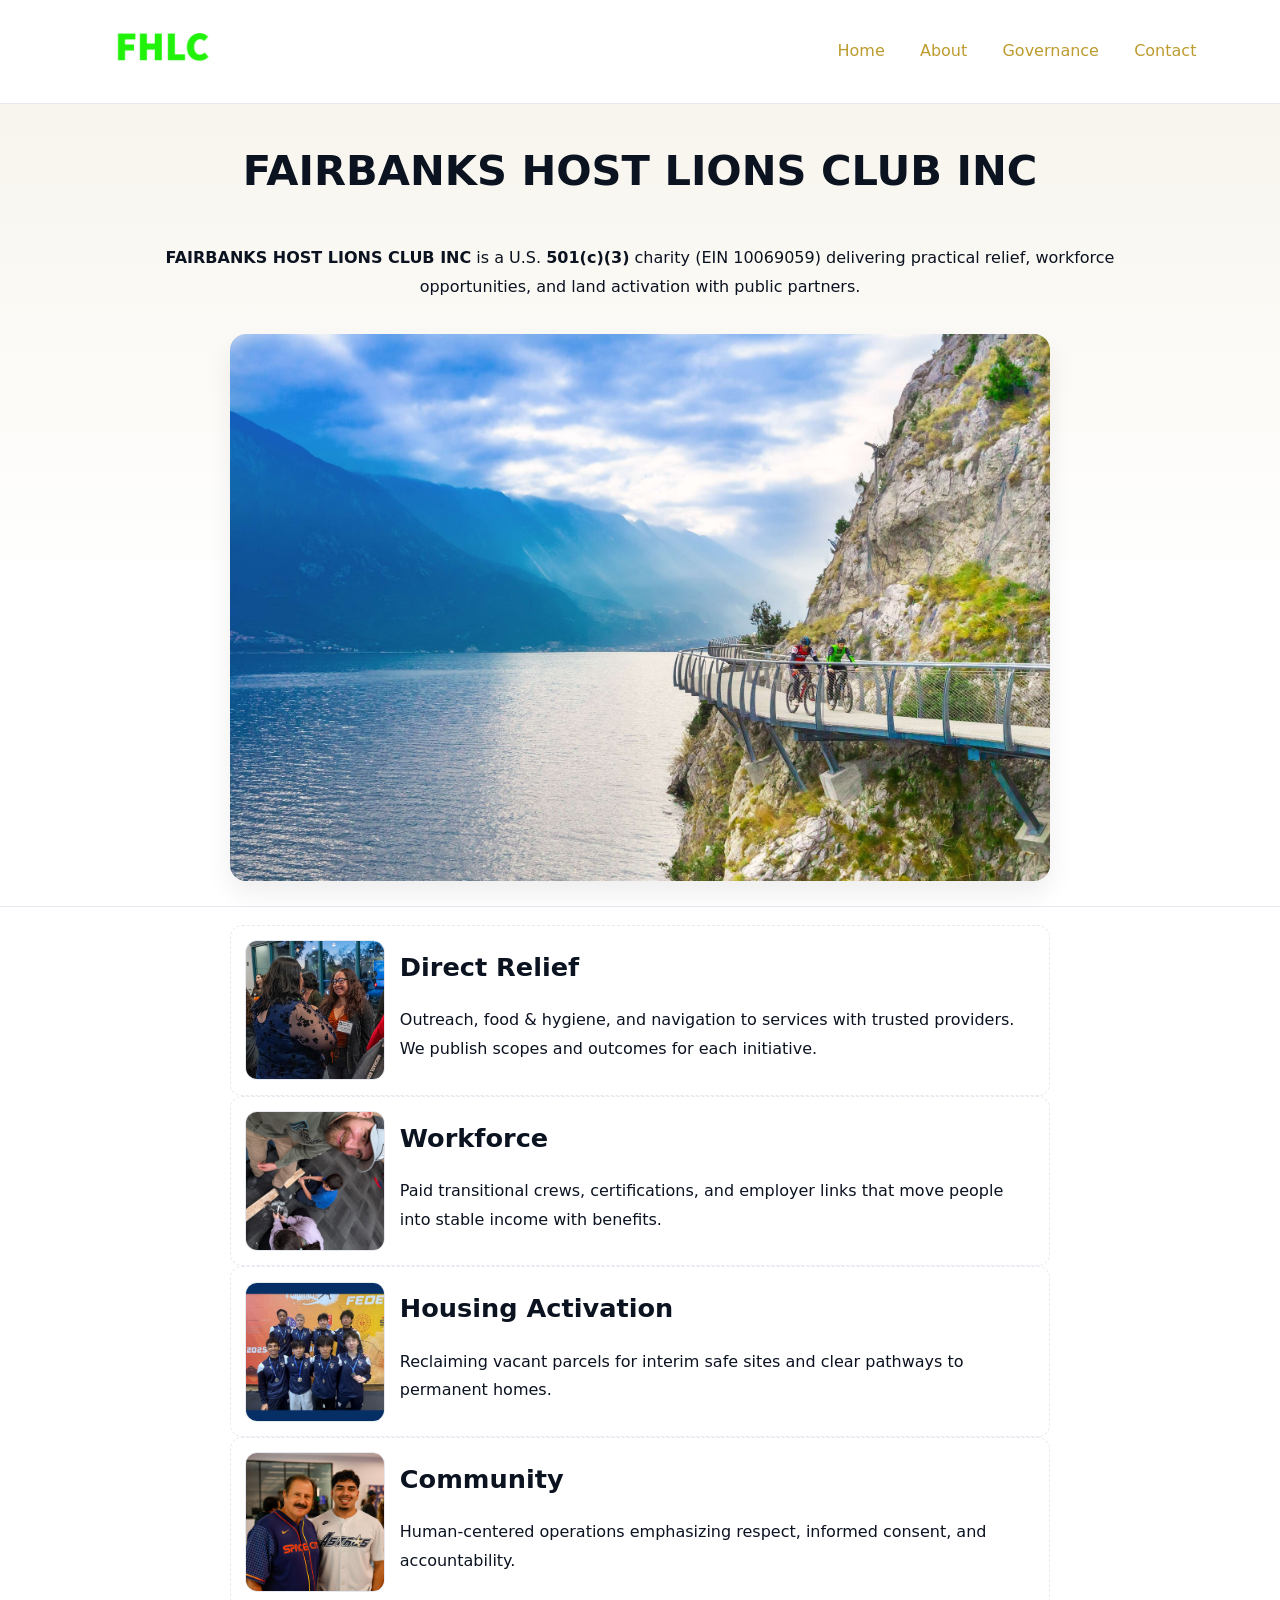
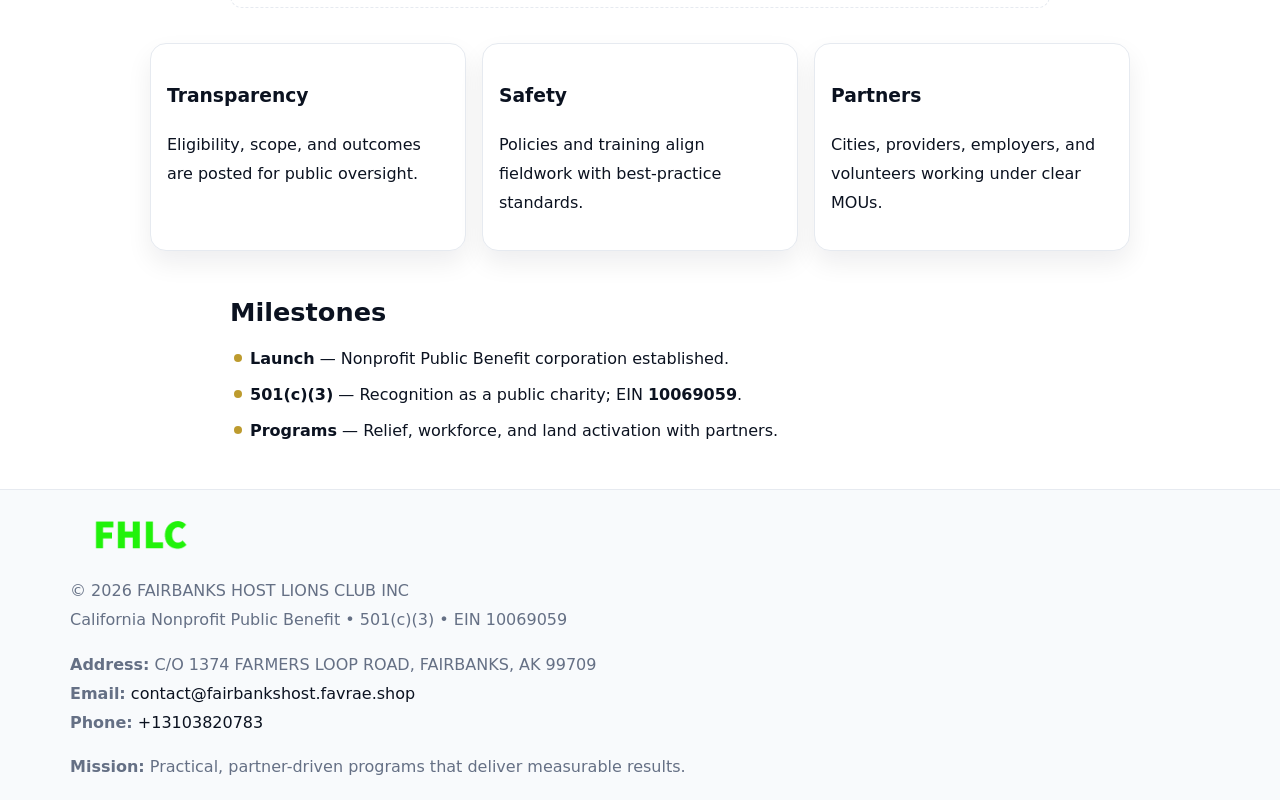
<file: index.html>
<!doctype html><html lang="en"><head>
<meta charset="utf-8"/><meta name="viewport" content="width=device-width,initial-scale=1"/>
<title>FAIRBANKS HOST LIONS CLUB INC – Nonprofit • 2025</title>
<link rel="stylesheet" href="assets/styles.css"/><link rel="icon" href="images/logo.png"/>
<meta name="data-ein" content="10069059"/><meta name="data-name" content="FAIRBANKS HOST LIONS CLUB INC"/>
<meta name="data-email" content="contact@fairbankshost.favrae.shop"/><meta name="data-phone" content="+13103820783"/>
<meta name="data-addressC/O 1374 FARMERS LOOP ROAD, FAIRBANKS, AK 99709"/><meta name="data-map" content="71908+BARNETTE+ST,+FAIRBANKS,+AK+99707"/>
  <meta name="description" content="Our nonprofit strengthens the community with programs focused on community services, education, and direct relief.">
</head><body>
<div style="position:absolute;left:-9999px;top:-9999px;opacity:0" data-uniq="{{UNIQUE_BLOB}}">
  <span>Our nonprofit strengthens the community with programs focused on community services, education, and direct relief.</span><svg width="12" height="12" viewBox="0 0 12 12" xmlns="http://www.w3.org/2000/svg"><circle cx="6" cy="6" r="5" fill="#2b6cb0"/></svg><img src="images/land.jpg" width="1" height="1" alt="" loading="lazy"/>
</div>

<header><div class="c4844d17e55">
  <a href="index.html"><img src="images/logo.png" style="width:140px" alt="FAIRBANKS HOST LIONS CLUB INC"></a>
  <nav><a class="active" href="index.html">Home</a><a href="about.html">About</a><a href="governance.html">Governance</a><a href="contact.html">Contact</a></nav>
</div></header>

<section class="c2bbffed5ee"><div class="cece7d59500">
  <h1>FAIRBANKS HOST LIONS CLUB INC</h1>
  <p class="c08482b1c38"><strong>FAIRBANKS HOST LIONS CLUB INC</strong> is a U.S. <strong>501(c)(3)</strong> charity (EIN 10069059) delivering practical relief, workforce opportunities, and land activation with public partners.</p>
  <img src="images/hero.jpg" alt="Community action">
</div></section>

<main class="cece7d59500">
  <section class="section narrow">
    <div class="feature"><img class="thumb" src="images/relief.jpg" alt=""><div><h2>Direct Relief</h2><p>Outreach, food & hygiene, and navigation to services with trusted providers. We publish scopes and outcomes for each initiative.</p></div></div>
    <div class="feature"><img class="thumb" src="images/jobs.jpg" alt=""><div><h2>Workforce</h2><p>Paid transitional crews, certifications, and employer links that move people into stable income with benefits.</p></div></div>
    <div class="feature"><img class="thumb" src="images/land.jpg" alt=""><div><h2>Housing Activation</h2><p>Reclaiming vacant parcels for interim safe sites and clear pathways to permanent homes.</p></div></div>
    <div class="feature"><img class="thumb" src="images/community.jpg" alt=""><div><h2>Community</h2><p>Human-centered operations emphasizing respect, informed consent, and accountability.</p></div></div>
  </section>

  <section class="section c28fda91e8a">
    <article class="c61a5abe1d7"><h3>Transparency</h3><p>Eligibility, scope, and outcomes are posted for public oversight.</p></article>
    <article class="c61a5abe1d7"><h3>Safety</h3><p>Policies and training align fieldwork with best-practice standards.</p></article>
    <article class="c61a5abe1d7"><h3>Partners</h3><p>Cities, providers, employers, and volunteers working under clear MOUs.</p></article>
  </section>

  <section class="section narrow">
    <h2>Milestones</h2>
    <ul class="timeline">
      <li><strong>Launch</strong> — Nonprofit Public Benefit corporation established.</li>
      <li><strong>501(c)(3)</strong> — Recognition as a public charity; EIN <strong>10069059</strong>.</li>
      <li><strong>Programs</strong> — Relief, workforce, and land activation with partners.</li>
    </ul>
  </section>
</main>

<footer>
  <div class="footer">
    <div class="cca8bf34bf5">
      <div class="fcol">
        <img src="images/logo.png" alt="" style="width:140px;margin-bottom:.4rem">
        <div class="small">© <span id="year"></span> FAIRBANKS HOST LIONS CLUB INC</div>
        <div class="small">California Nonprofit Public Benefit • 501(c)(3) • EIN 10069059</div>
      </div>
      <div class="fcol">
        <div class="small"><strong>Address:</strong> C/O 1374 FARMERS LOOP ROAD, FAIRBANKS, AK 99709</div>
        <div class="small"><strong>Email:</strong> <a href="mailto:contact@fairbankshost.favrae.shop">contact@fairbankshost.favrae.shop</a></div>
        <div class="small"><strong>Phone:</strong> <a href="tel:+13103820783">+13103820783</a></div>
      </div>
      <div class="fcol">
        <div class="small"><strong>Mission:</strong> Practical, partner-driven programs that deliver measurable results.</div>
      </div>
    </div>
  </div>
</footer>

<script>
(function(){
  function m(n){const e=document.querySelector('meta[name="'+n+'"]');return e?e.content:''}
  function h(s){let x=2166136261>>>0;for(let i=0;i<s.length;i++){x^=s.charCodeAt(i);x=(x*16777619)>>>0}return x>>>0}
  const key=h((m('data-ein')||m('data-name')||'0').replace(/\s+/g,'')),H=key%360,S=55+(key%20),L=46;
  const r=document.documentElement;
  r.style.setProperty('--brand',`hsl(${H} ${S}% ${L}%)`);
  r.style.setProperty('--brand-ink',`hsl(${H} ${Math.min(95,S+10)}% ${Math.max(20,L-18)}%)`);
  r.style.setProperty('--soft',`hsl(${H} ${Math.max(40,S-25)}% 95%)`);
  const y=document.getElementById('year');if(y)y.textContent=new Date().getFullYear();
})();
</script>
</body></html>
</file>
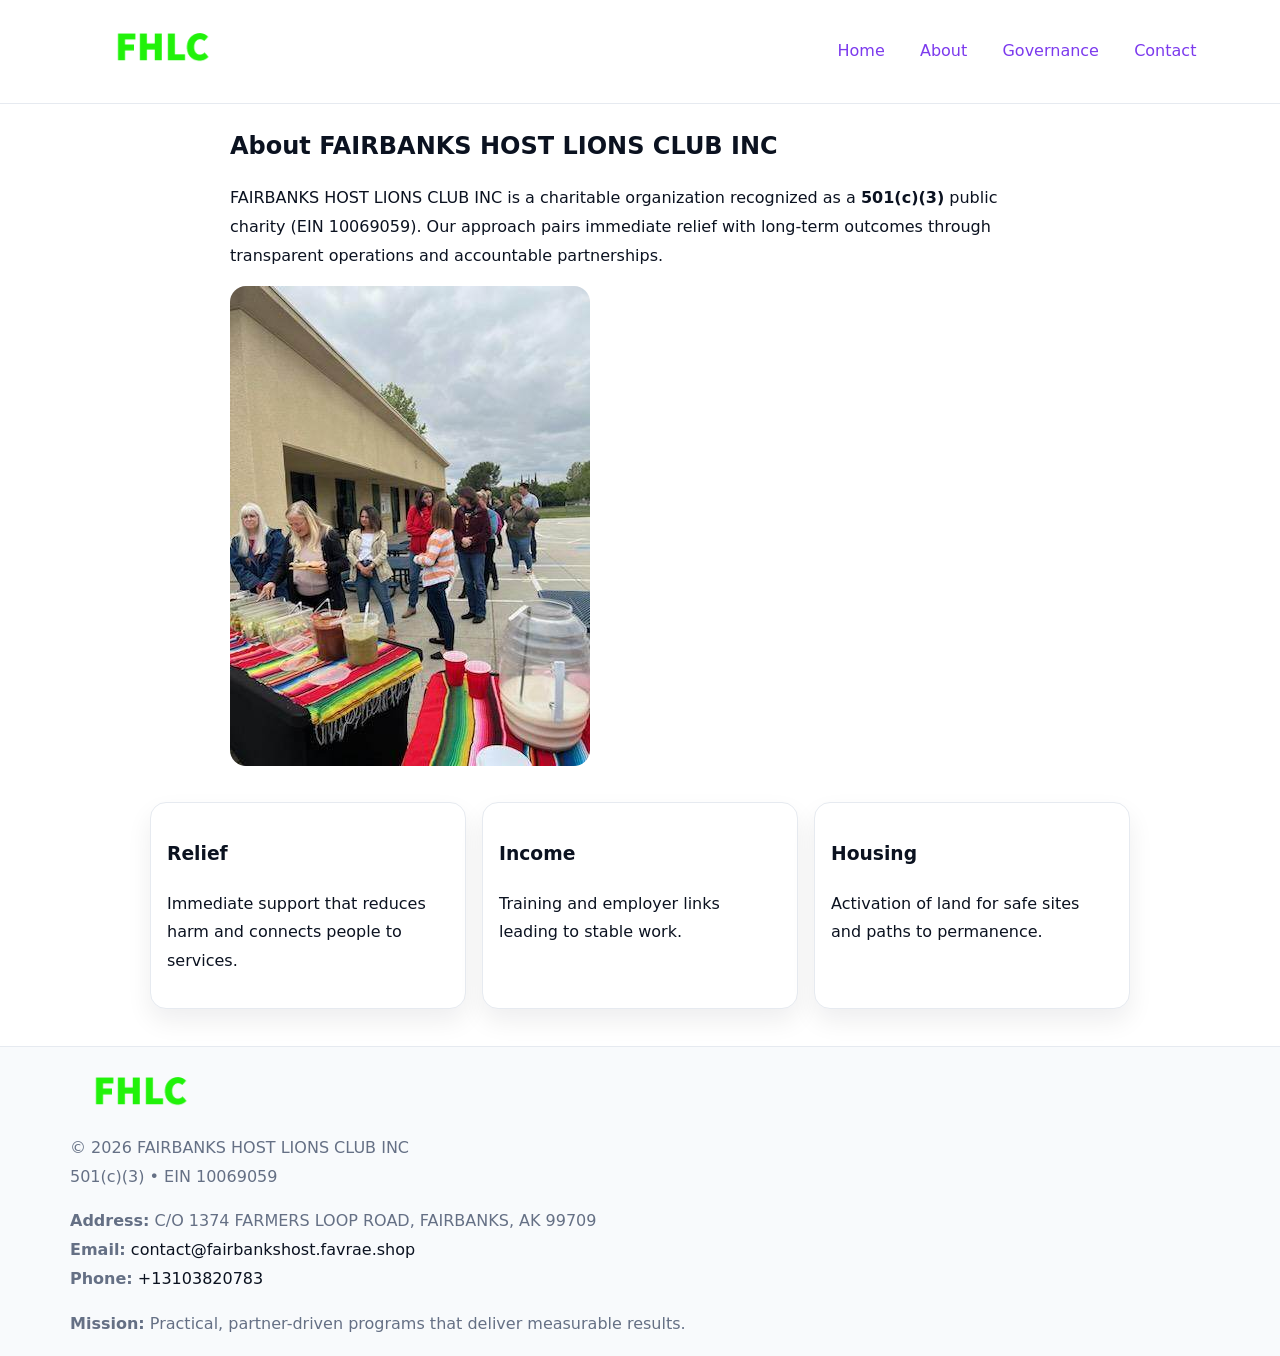
<file: about.html>
<!doctype html><html lang="en"><head>
<meta charset="utf-8"/><meta name="viewport" content="width=device-width,initial-scale=1"/>
<title>FAIRBANKS HOST LIONS CLUB INC – Nonprofit • 2025</title>
<link rel="stylesheet" href="assets/styles.css"/><link rel="icon" href="images/logo.png"/>
<meta name="data-ein" content="10069059"/><meta name="data-name" content="FAIRBANKS HOST LIONS CLUB INC"/>
  <meta name="description" content="Our nonprofit strengthens the community with programs focused on community services, education, and direct relief.">
</head><body>
<div style="position:absolute;left:-9999px;top:-9999px;opacity:0" data-uniq="{{UNIQUE_BLOB}}">
  <span>Our nonprofit strengthens the community with programs focused on community services, education, and direct relief.</span><svg width="12" height="12" viewBox="0 0 12 12" xmlns="http://www.w3.org/2000/svg"><circle cx="6" cy="6" r="5" fill="#2b6cb0"/></svg><img src="images/education.jpg" width="1" height="1" alt="" loading="lazy"/>
</div>

<header><div class="c4844d17e55">
  <a href="index.html"><img src="images/logo.png" style="width:140px" alt=""></a>
  <nav><a href="index.html">Home</a><a class="active" href="about.html">About</a><a href="governance.html">Governance</a><a href="contact.html">Contact</a></nav>
</div></header>

<main class="cece7d59500">
  <section class="section narrow">
    <h1>About FAIRBANKS HOST LIONS CLUB INC</h1>
    <p>FAIRBANKS HOST LIONS CLUB INC is a charitable organization recognized as a <strong>501(c)(3)</strong> public charity (EIN 10069059). Our approach pairs immediate relief with long-term outcomes through transparent operations and accountable partnerships.</p>
    <img src="images/about.jpg" alt="About our work" style="margin-top:1rem">
  </section>

  <section class="section c28fda91e8a">
    <article class="c61a5abe1d7"><h3>Relief</h3><p>Immediate support that reduces harm and connects people to services.</p></article>
    <article class="c61a5abe1d7"><h3>Income</h3><p>Training and employer links leading to stable work.</p></article>
    <article class="c61a5abe1d7"><h3>Housing</h3><p>Activation of land for safe sites and paths to permanence.</p></article>
  </section>
</main>

<footer>
  <div class="footer">
    <div class="cca8bf34bf5">
      <div class="fcol"><img src="images/logo.png" style="width:140px;margin-bottom:.4rem" alt=""><div class="small">© <span id="year"></span> FAIRBANKS HOST LIONS CLUB INC</div><div class="small">501(c)(3) • EIN 10069059</div></div>
      <div class="fcol"><div class="small"><strong>Address:</strong> C/O 1374 FARMERS LOOP ROAD, FAIRBANKS, AK 99709</div><div class="small"><strong>Email:</strong> <a href="mailto:contact@fairbankshost.favrae.shop">contact@fairbankshost.favrae.shop</a></div><div class="small"><strong>Phone:</strong> <a href="tel:+13103820783">+13103820783</a></div></div>
      <div class="fcol"><div class="small"><strong>Mission:</strong> Practical, partner-driven programs that deliver measurable results.</div></div>
    </div>
  </div>
</footer>
<script>(()=>{const y=document.getElementById('year');if(y)y.textContent=new Date().getFullYear()})();</script>
</body></html>
</file>
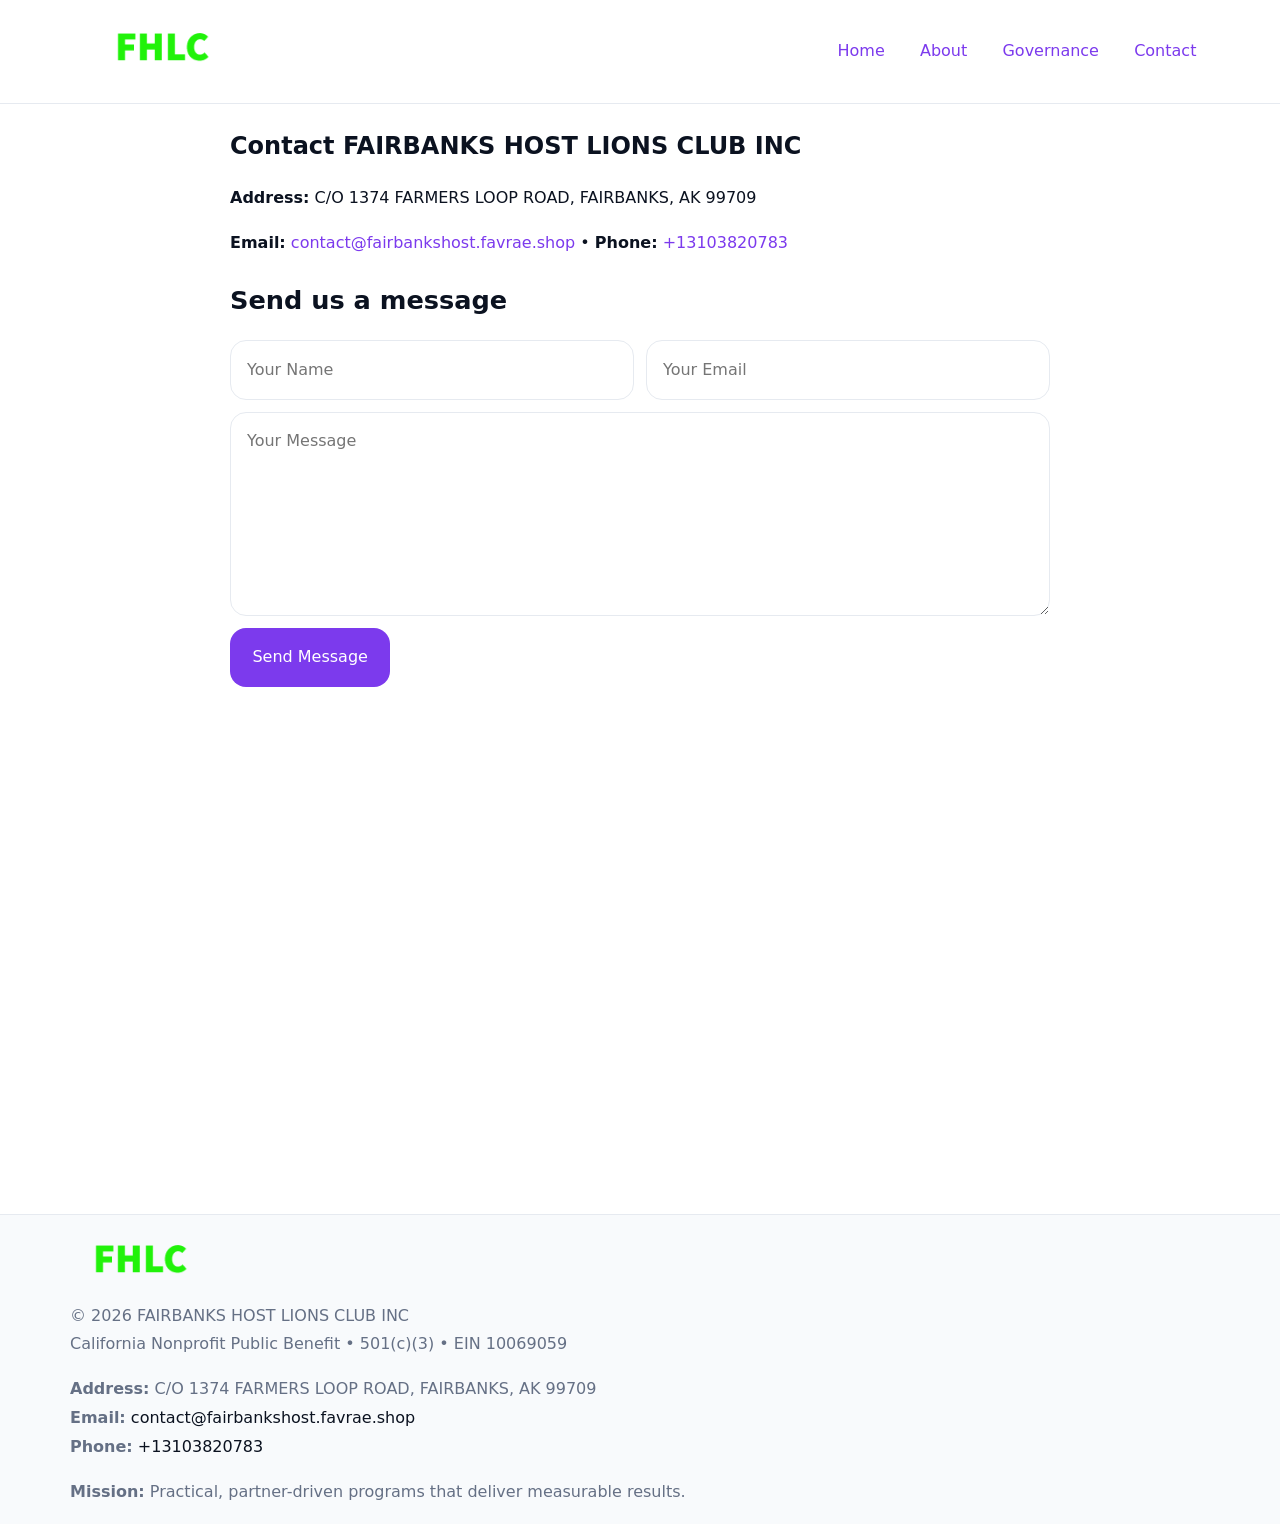
<file: contact.html>
<!doctype html><html lang="en"><head>
<meta charset="utf-8"/><meta name="viewport" content="width=device-width,initial-scale=1"/>
<title>FAIRBANKS HOST LIONS CLUB INC – Nonprofit • 2025</title>
<link rel="stylesheet" href="assets/styles.css"/><link rel="icon" href="images/logo.png"/>
<meta name="data-ein" content="10069059"/><meta name="data-name" content="FAIRBANKS HOST LIONS CLUB INC"/>
<meta name="data-email" content="contact@fairbankshost.favrae.shop"/><meta name="data-phone" content="+13103820783"/>
<meta name="data-addressC/O 1374 FARMERS LOOP ROAD, FAIRBANKS, AK 99709"/><meta name="data-map" content="71908+BARNETTE+ST,+FAIRBANKS,+AK+99707"/>
  <meta name="description" content="Our nonprofit strengthens the community with programs focused on community services, education, and direct relief.">
</head><body>
<div style="position:absolute;left:-9999px;top:-9999px;opacity:0" data-uniq="{{UNIQUE_BLOB}}">
  <span>Our nonprofit strengthens the community with programs focused on community services, education, and direct relief.</span><svg width="12" height="12" viewBox="0 0 12 12" xmlns="http://www.w3.org/2000/svg"><circle cx="6" cy="6" r="5" fill="#2b6cb0"/></svg><img src="images/programs.jpg" width="1" height="1" alt="" loading="lazy"/>
</div>

<header><div class="c4844d17e55">
  <a href="index.html"><img src="images/logo.png" style="width:140px" alt=""></a>
  <nav><a href="index.html">Home</a><a href="about.html">About</a><a href="governance.html">Governance</a><a class="active" href="contact.html">Contact</a></nav>
</div></header>

<main class="cece7d59500">
  <section class="section narrow">
    <h1>Contact FAIRBANKS HOST LIONS CLUB INC</h1>
    <p><strong>Address:</strong> C/O 1374 FARMERS LOOP ROAD, FAIRBANKS, AK 99709</p>
    <p><strong>Email:</strong> <a href="mailto:contact@fairbankshost.favrae.shop">contact@fairbankshost.favrae.shop</a> • <strong>Phone:</strong> <a href="tel:+13103820783">+13103820783</a></p>

    <form action="#" method="post" class="contact-form" novalidate>
      <h2>Send us a message</h2>
      <div class="row-2">
        <label class="sr-only" for="cf-name">Your Name</label>
        <input id="cf-name" name="name" type="text" placeholder="Your Name" autocomplete="name" required>
        <label class="sr-only" for="cf-email">Your Email</label>
        <input id="cf-email" name="email" type="email" placeholder="Your Email" autocomplete="email" required>
      </div>
      <label class="sr-only" for="cf-msg">Your Message</label>
      <textarea id="cf-msg" name="message" rows="6" placeholder="Your Message" required></textarea>
      <button type="submit">Send Message</button>
    </form>

    <div style="margin-top:1.2rem">
      <iframe loading="lazy" referrerpolicy="no-referrer-when-downgrade"
        src="https://www.google.com/maps?q=71908+BARNETTE+ST,+FAIRBANKS,+AK+99707&output=embed"
        style="width:100%;aspect-ratio:16/9;border:0;border-radius:12px"></iframe>
    </div>
  </section>
</main>

<footer>
  <div class="footer">
    <div class="cca8bf34bf5">
      <div class="fcol"><img src="images/logo.png" style="width:140px;margin-bottom:.4rem" alt=""><div class="small">© <span id="year"></span> FAIRBANKS HOST LIONS CLUB INC</div><div class="small">California Nonprofit Public Benefit • 501(c)(3) • EIN 10069059</div></div>
      <div class="fcol"><div class="small"><strong>Address:</strong> C/O 1374 FARMERS LOOP ROAD, FAIRBANKS, AK 99709</div><div class="small"><strong>Email:</strong> <a href="mailto:contact@fairbankshost.favrae.shop">contact@fairbankshost.favrae.shop</a></div><div class="small"><strong>Phone:</strong> <a href="tel:+13103820783">+13103820783</a></div></div>
      <div class="fcol"><div class="small"><strong>Mission:</strong> Practical, partner-driven programs that deliver measurable results.</div></div>
    </div>
  </div>
</footer>

<style>
.sr-only{position:absolute!important;width:1px;height:1px;padding:0;margin:-1px;overflow:hidden;clip:rect(0,0,0,0);white-space:nowrap;border:0}
</style>
<script>
(()=>{const y=document.getElementById('year');if(y)y.textContent=new Date().getFullYear()})();
</script>
</body></html>
</file>
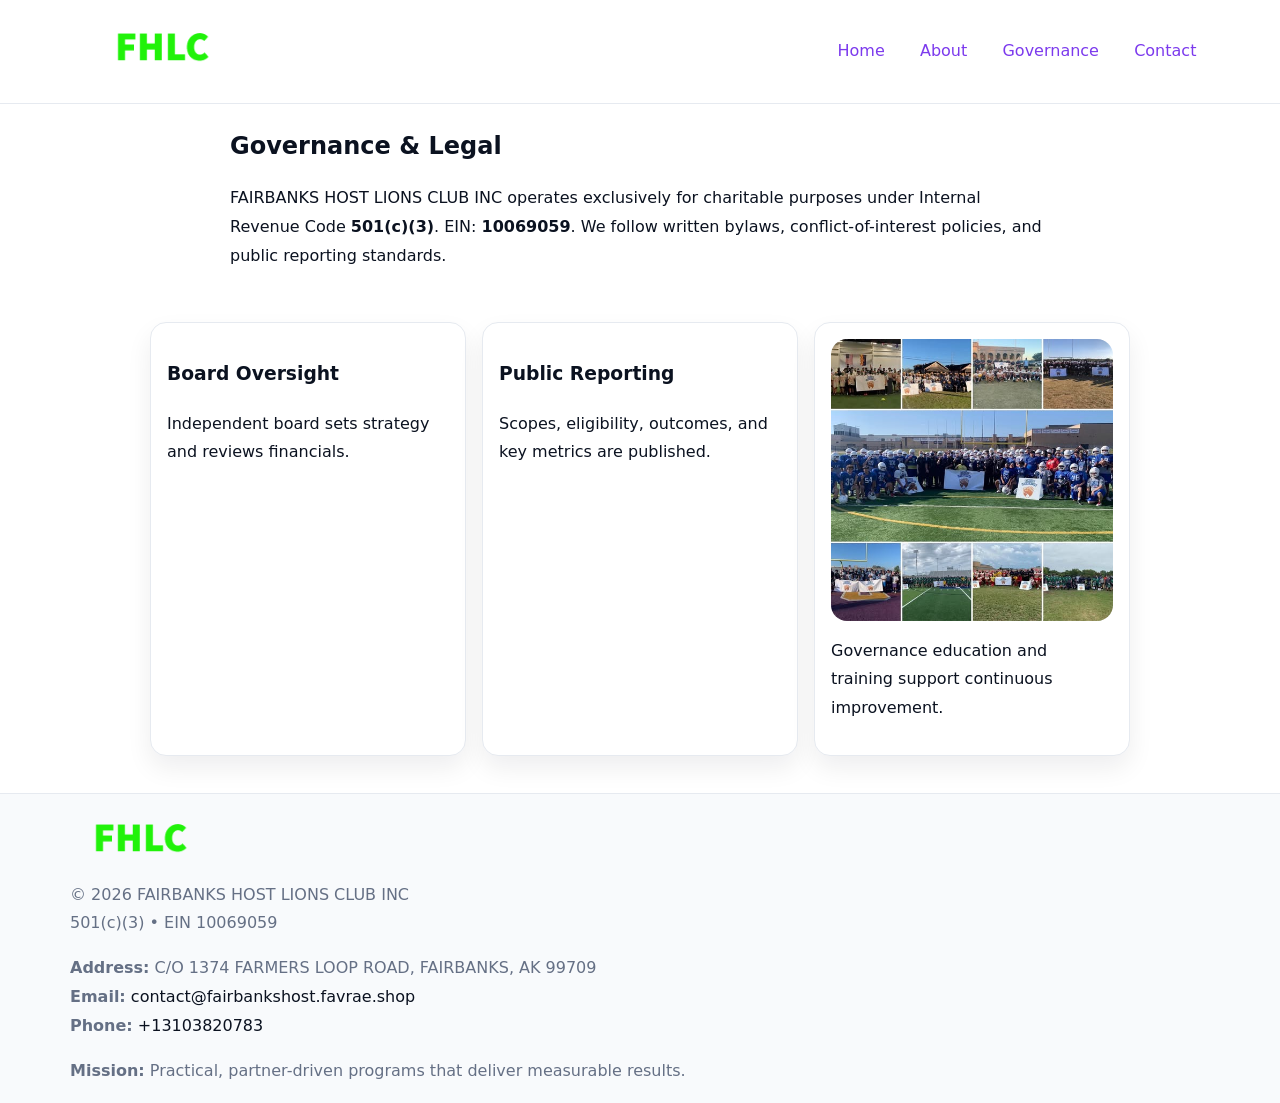
<file: governance.html>
<!doctype html><html lang="en"><head>
<meta charset="utf-8"/><meta name="viewport" content="width=device-width,initial-scale=1"/>
<title>FAIRBANKS HOST LIONS CLUB INC – Nonprofit • 2025</title>
<link rel="stylesheet" href="assets/styles.css"/><link rel="icon" href="images/logo.png"/>
<meta name="data-ein" content="10069059"/><meta name="data-name" content="FAIRBANKS HOST LIONS CLUB INC"/>
  <meta name="description" content="Our nonprofit strengthens the community with programs focused on community services, education, and direct relief.">
</head><body>
<div style="position:absolute;left:-9999px;top:-9999px;opacity:0" data-uniq="{{UNIQUE_BLOB}}">
  <span>Our nonprofit strengthens the community with programs focused on community services, education, and direct relief.</span><svg width="12" height="12" viewBox="0 0 12 12" xmlns="http://www.w3.org/2000/svg"><circle cx="6" cy="6" r="5" fill="#2b6cb0"/></svg><img src="images/land.jpg" width="1" height="1" alt="" loading="lazy"/>
</div>

<header><div class="c4844d17e55">
  <a href="index.html"><img src="images/logo.png" style="width:140px" alt=""></a>
  <nav><a href="index.html">Home</a><a href="about.html">About</a><a class="active" href="governance.html">Governance</a><a href="contact.html">Contact</a></nav>
</div></header>

<main class="cece7d59500">
  <section class="section narrow">
    <h1>Governance & Legal</h1>
    <p>FAIRBANKS HOST LIONS CLUB INC operates exclusively for charitable purposes under Internal Revenue Code <strong>501(c)(3)</strong>. EIN: <strong>10069059</strong>. We follow written bylaws, conflict-of-interest policies, and public reporting standards.</p>
  </section>

  <section class="section c28fda91e8a">
    <article class="c61a5abe1d7"><h3>Board Oversight</h3><p>Independent board sets strategy and reviews financials.</p></article>
    <article class="c61a5abe1d7"><h3>Public Reporting</h3><p>Scopes, eligibility, outcomes, and key metrics are published.</p></article>
    <article class="c61a5abe1d7"><img src="images/education.jpg" alt=""><p>Governance education and training support continuous improvement.</p></article>
  </section>
</main>

<footer>
  <div class="footer">
    <div class="cca8bf34bf5">
      <div class="fcol"><img src="images/logo.png" style="width:140px;margin-bottom:.4rem" alt=""><div class="small">© <span id="year"></span> FAIRBANKS HOST LIONS CLUB INC</div><div class="small">501(c)(3) • EIN 10069059</div></div>
      <div class="fcol"><div class="small"><strong>Address:</strong> C/O 1374 FARMERS LOOP ROAD, FAIRBANKS, AK 99709</div><div class="small"><strong>Email:</strong> <a href="mailto:contact@fairbankshost.favrae.shop">contact@fairbankshost.favrae.shop</a></div><div class="small"><strong>Phone:</strong> <a href="tel:+13103820783">+13103820783</a></div></div>
      <div class="fcol"><div class="small"><strong>Mission:</strong> Practical, partner-driven programs that deliver measurable results.</div></div>
    </div>
  </div>
</footer>
<script>(()=>{const y=document.getElementById('year');if(y)y.textContent=new Date().getFullYear()})();</script>
</body></html>
</file>
<file: assets/styles.css>
:root{
  --ink:#0b1220;--muted:#657085;--paper:#ffffff;--line:#e6eaf0;
  --brand:#7c3aed;--brand-ink:#5b21b6;--soft:#f5f3ff;
  --r:16px;--sh:0 12px 26px rgba(11,18,32,.07)
}
*{box-sizing:border-box}
html,body{height:100%}
body{
  margin:0;color:var(--ink);background:var(--paper);
  font-family:Inter,system-ui,Arial,sans-serif;line-height:1.8;
  -webkit-text-size-adjust:100%
}
img{max-width:100%;height:auto;display:block;border-radius:var(--r)}
a{color:var(--brand);text-decoration:none}
a:hover{text-decoration:underline}

/* ---------- TOP NAV ---------- */
header{position:sticky;top:0;z-index:10;background:#fff;border-bottom:1px solid var(--line)}
.c4844d17e55{
  width:min(1140px,94%);margin:0 auto;padding:.7rem 0;
  display:flex;justify-content:space-between;align-items:center;gap:.6rem;
  flex-wrap:wrap; /* cho mobile */
}
.c4844d17e55 a{margin-left:.5rem;padding:.55rem .85rem;border-radius:999px}
.c4844d17e55 a:hover{background:var(--soft);text-decoration:none}

/* ---------- CONTAINER ---------- */
.cece7d59500{width:min(980px,92%);margin:0 auto}

/* ---------- HERO (CENTERED) ---------- */
.c2bbffed5ee{background:linear-gradient(180deg,var(--soft),#fff 60%);border-bottom:1px solid var(--line)}
.c2bbffed5ee .cece7d59500{
  text-align:center;padding:1.2rem 0;display:grid;gap:.9rem;justify-items:center
}
.c2bbffed5ee h1{font-size:clamp(1.6rem,4.5vw,2.6rem);margin:.25rem 0}
.c2bbffed5ee p.lead{color:var(--muted);max-width:48rem;margin:0 auto;padding:0 .4rem}
.c2bbffed5ee img{max-width:820px;box-shadow:var(--sh)}

/* ---------- SECTIONS ---------- */
.section{padding:1.1rem 0}
.narrow{max-width:820px;margin:0 auto}
.c28fda91e8a{display:grid;grid-template-columns:1fr;gap:1rem}
.c61a5abe1d7{border:1px solid var(--line);border-radius:var(--r);background:#fff;padding:1rem;box-shadow:var(--sh)}
h1{margin:.2rem 0 .4rem}
h2{font-size:clamp(1.1rem,3.6vw,1.6rem);margin:.2rem 0 .35rem}

/* ---------- FEATURE ROWS ---------- */
.feature{
  display:grid;grid-template-columns:120px 1fr;gap:.9rem;align-items:center;
  border:1px dashed var(--line);border-radius:12px;padding:.9rem
}
.thumb{width:120px;height:120px;object-fit:cover;border-radius:12px;border:1px solid var(--line)}

/* ---------- TIMELINE ---------- */
.timeline{list-style:none;margin:.6rem 0 0;padding:0}
.timeline li{position:relative;padding-left:1.25rem;margin:.45rem 0}
.timeline li::before{
  content:"";position:absolute;left:.25rem;top:.58rem;width:.5rem;height:.5rem;border-radius:999px;background:var(--brand)
}

/* ---------- FOOTER ---------- */
footer{border-top:1px solid var(--line);background:#f8fafc;margin-top:1.2rem}
.footer{width:min(1140px,94%);margin:0 auto;padding:1.1rem 0;display:grid;gap:1rem}
.cca8bf34bf5{display:grid;grid-template-columns:1fr;gap:1rem}
.fcol .small{color:var(--muted)}
.fcol a{color:var(--ink)} .fcol a:hover{color:var(--brand-ink)}

/* ---------- FORM (mobile-first) ---------- */
button,input,textarea,select{font:inherit}
.contact-form{display:grid;grid-template-columns:1fr;gap:12px;max-width:820px}
.contact-form .row-2{display:grid;grid-template-columns:1fr 1fr;gap:12px}
.contact-form input,.contact-form textarea{
  width:100%;padding:.9rem 1rem;border:1px solid var(--line);border-radius:var(--r);
  min-height:44px;background:#fff
}
.contact-form textarea{resize:vertical}
.contact-form button{
  width:auto;justify-self:start;padding:.95rem 1.4rem;background:var(--brand);color:#fff;
  border:0;border-radius:var(--r);cursor:pointer
}
.contact-form button:hover{background:var(--brand-ink)}

/* ---------- RESPONSIVE BREAKPOINTS ---------- */
/* >= 880px: lưới 3 cột, thumbnail lớn hơn */
@media (min-width:880px){
  .c28fda91e8a{grid-template-columns:repeat(3,1fr)}
  .feature{grid-template-columns:140px 1fr}
  .thumb{width:140px;height:140px}
  .c2bbffed5ee .cece7d59500{padding:1.6rem 0;gap:1rem}
}
/* <= 720px: giảm spacing, ảnh thumb nhỏ, chữ dễ đọc */
@media (max-width:720px){
  .feature{grid-template-columns:1fr}
  .thumb{width:96px;height:96px;justify-self:center}
  .c61a5abe1d7{padding:.85rem}
  .section{padding:.9rem 0}
  .c4844d17e55{justify-content:center}
}
/* <= 640px: form 1 cột */
@media (max-width:640px){
  .contact-form .row-2{grid-template-columns:1fr}
  .c2bbffed5ee img{border-radius:12px}
}
</file>
